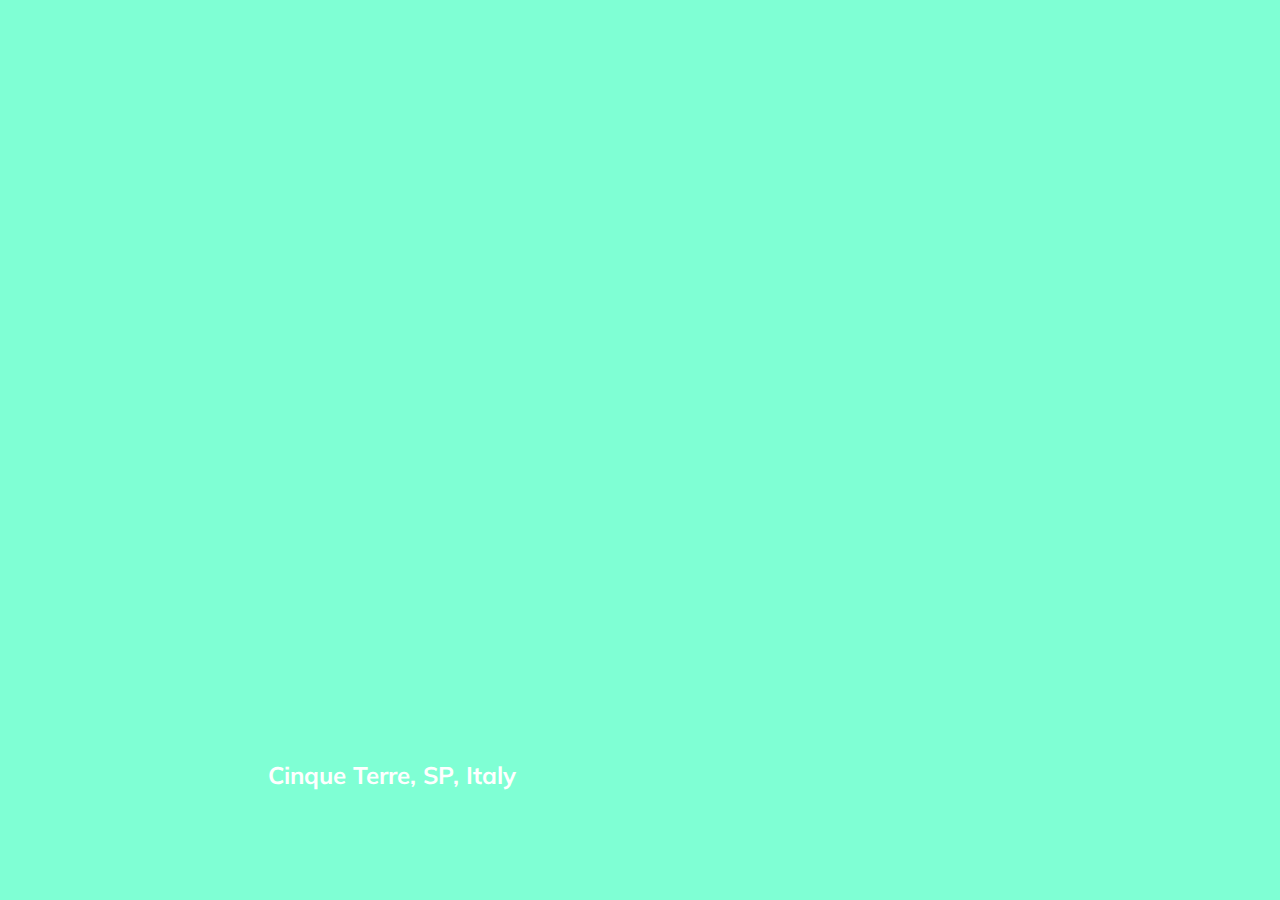
<file: examples/js slider/index.html>
<!DOCTYPE html>
<html lang="en">
<head>
    <meta charset="UTF-8">
    <meta http-equiv="X-UA-Compatible" content="IE=edge">
    <meta name="viewport" content="width=device-width, initial-scale=1.0">
    <link rel="stylesheet" href="style.css">
    <title>Document</title>
</head>
<body>
    <div class="container">
        <div class="slide" style="background-image: url('https://images.unsplash.com/photo-1620927894674-257fc986dac9?ixid=MnwxMjA3fDB8MHxwaG90by1wYWdlfHx8fGVufDB8fHx8&ixlib=rb-1.2.1&auto=format&fit=crop&w=667&q=80');">
           <h3>Lake Como, Italy </h3>
        </div>
        
        <div class="slide" style="background-image: url('https://images.unsplash.com/photo-1591696734285-21eee1373fd6?ixid=MnwxMjA3fDB8MHxwaG90by1wYWdlfHx8fGVufDB8fHx8&ixlib=rb-1.2.1&auto=format&fit=crop&w=500&q=80');">
            <h3>Val d'Orcia, Pienza, Italy</h3> 

        </div>
        <div class="slide" style = "background-image: url('https://images.unsplash.com/photo-1589392051316-3dc002b82172?ixid=MnwxMjA3fDB8MHxwaG90by1wYWdlfHx8fGVufDB8fHx8&ixlib=rb-1.2.1&auto=format&fit=crop&w=565&q=80') ;">
            <h3>Cinque Terre, SP, Italy</h3> 

        </div>
        <div class="slide" style ="background-image: url('https://images.unsplash.com/photo-1583844056361-4418a8f2a985?ixlib=rb-1.2.1&ixid=MnwxMjA3fDB8MHxwaG90by1wYWdlfHx8fGVufDB8fHx8&auto=format&fit=crop&w=749&q=80');">
          
            <h3>Positano, Italy</h3> 
        </div>


    </div>


<script src="script.js"></script>
</body>
</html>
</file>
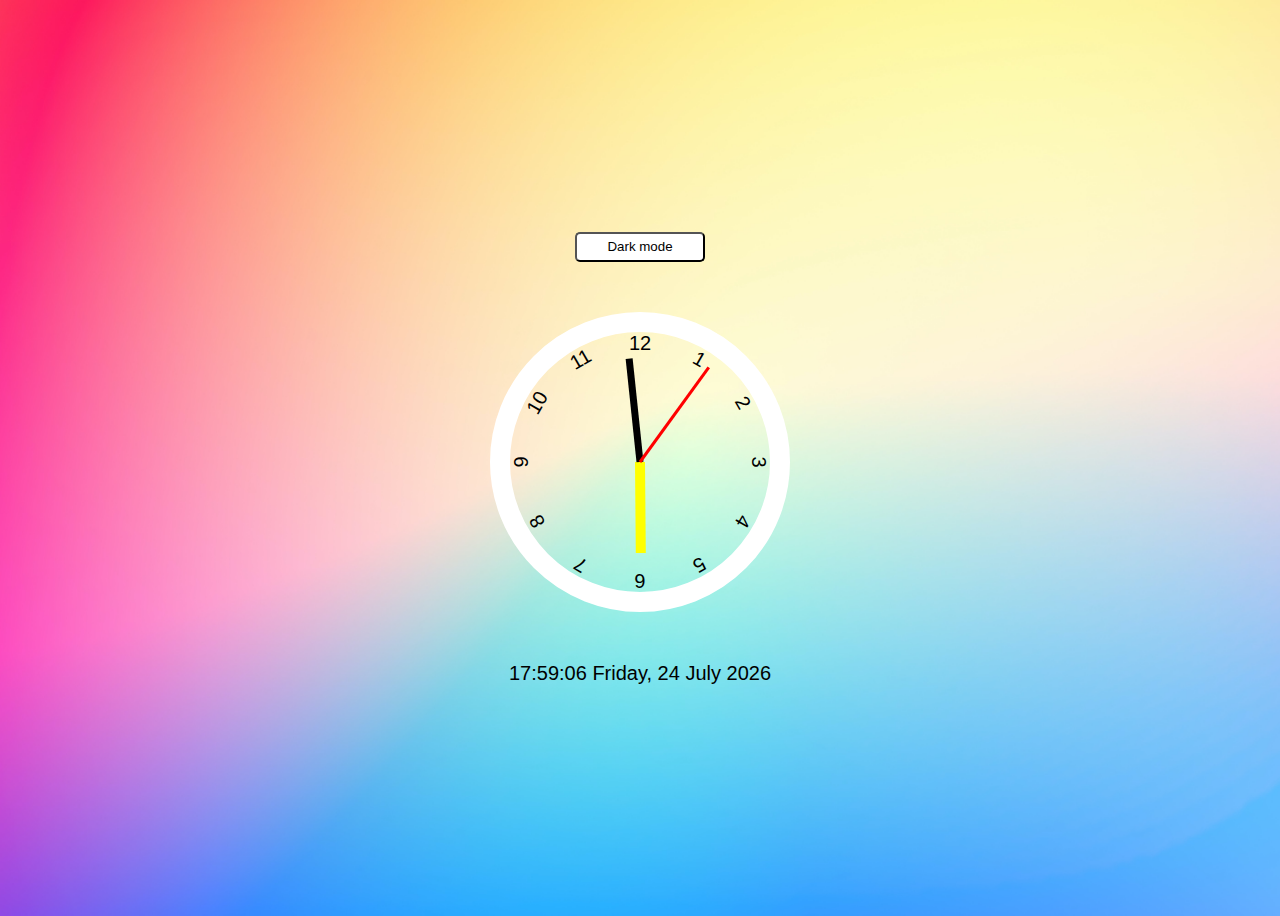
<file: examples/js-clock/index.html>
<!DOCTYPE html>
<html lang="en">
<head>
    <meta charset="UTF-8">
    <meta http-equiv="X-UA-Compatible" content="IE=edge">
    <meta name="viewport" content="width=device-width, initial-scale=1.0">
    <link rel="stylesheet" href="main.css">
   
    <title>JS Clock</title>
</head>
<body>
    <div class="container">
        <button class="darkmode">Dark mode</button>

   
        <div class="clock">
        
            <div class="hand hour" data-hour-hand></div>
            <div class="hand minute" data-minute-hand></div>
            <div class="hand second" data-second-hand></div>
            <div class="number number1">1</div>
            <div class="number number2">2</div>
            <div class="number number3">3</div>
            <div class="number number4">4</div>
            <div class="number number5">5</div>
            <div class="number number6">6</div>
            <div class="number number7">7</div>
            <div class="number number8">8</div>
            <div class="number number9">9</div>
            <div class="number number10">10</div>
            <div class="number number11">11</div>
            <div class="number number12">12</div>
          
      
        </div>
        <div class="time"></div>
        

    </div>
    <script src="script.js"></script>
</body>
</html>
</file>
<file: examples/js slider/style.css>
@import url('https://fonts.googleapis.com/css2?family=Mulish:wght@700&display=swap');

*{
    box-sizing: border-box;
}
body{
    font-family: 'Mulish', sans-serif;
    overflow: hidden;
    margin: 0;
    background-color: aquamarine;
    height: 100vh;
    display: flex;
    justify-content: center;
    align-items: center;
}
.container{
    width: 100%;
    display: flex;
    padding: 0 20px ;
}
.slide{
    height: 80vh;
    border-radius: 20px;
    margin: 10px;
    cursor: pointer;
    color: white;
    flex: 1;
    background-size: cover;
    background-position: center;
    background-repeat: no-repeat;
    position: relative;
    transition: all 500ms ease-in-out;

}
.slide h3{
    position: absolute;
    font-size: 24px;
    bottom: 20px;
    left: 20px;
    margin: 0;
    opacity: 0;
}
.slide.active{
    flex: 10;
}
.slide.active h3{
    opacity: 1;
    transition: opacity 0.3s ease-in 0.4s ;
}
</file>
<file: examples/js-clock/main.css>
* {
    box-sizing: border-box;
}

html{
    background: url(./assets/gradienta-J6LMHbdW1k8-unsplash.jpg);
    background-size: cover;
    font-family: Arial, Helvetica, sans-serif;
    text-align: center;
    font-size: 10px;
}
body{
    font-size: 2rem;
    display: flex;
    flex: 1;
    min-height: 100vh;
    align-items: center;
    justify-content: center;
    overflow: hidden;
}
.clock{
    width: 30rem;
    height: 30rem;
    border: 20px solid white;
    border-radius: 50%;
    margin: 50px auto;
    position: relative;
}

.clock .number{
    --rotation:0;
    position: absolute;
    width: 100%;
    height: 100%;
    text-align: center;
    transform: rotate(var(--rotation))
}
.clock .number1{ --rotation:30deg;}
.clock .number2{--rotation:60deg;}
.clock .number3{--rotation:90deg;}
.clock .number4{--rotation:120deg;}
.clock .number5{--rotation:150deg;}
.clock .number6{ --rotation:180deg;}
.clock .number7{--rotation:210deg;}
.clock .number8{--rotation:240deg;}
.clock .number9{--rotation:270deg;}
.clock .number10{--rotation:300deg;}
.clock .number11{--rotation:330deg;}


.clock .hand {
    
    position: absolute;
    --rotation: 0;
    bottom: 50%;
    left: 50%;
    transform-origin:bottom;
    z-index: 10;
   transform: translateX(-50%) rotate(calc(var(--rotation) * 1deg));

}
.clock .hand.second{
    width: 3px;
    height: 45%;
    background: red;
} 
 .clock .hand.minute{
    width: 7px;
    height: 40%;
    background: black;
}
 .clock .hand.hour{
    width: 10px;
    height: 35%;
    background: yellow;
}  
.time{
    margin: 0 auto;
}


/*             Dark mode               */

button{
    width: 130px;
    height: 30px;
    background: black;
    border-radius: 5px;
    margin: 0 auto;
    color: white;

}
button.dark{
    
    background: white;
    color: black;
}
html.dark, .dark body {
   
    background: #000;
    color: #fff;
}
.clock .hand.minute.dark{
   
    background: white;
}

.time-zone{
    margin: 0 auto;
}
</file>
